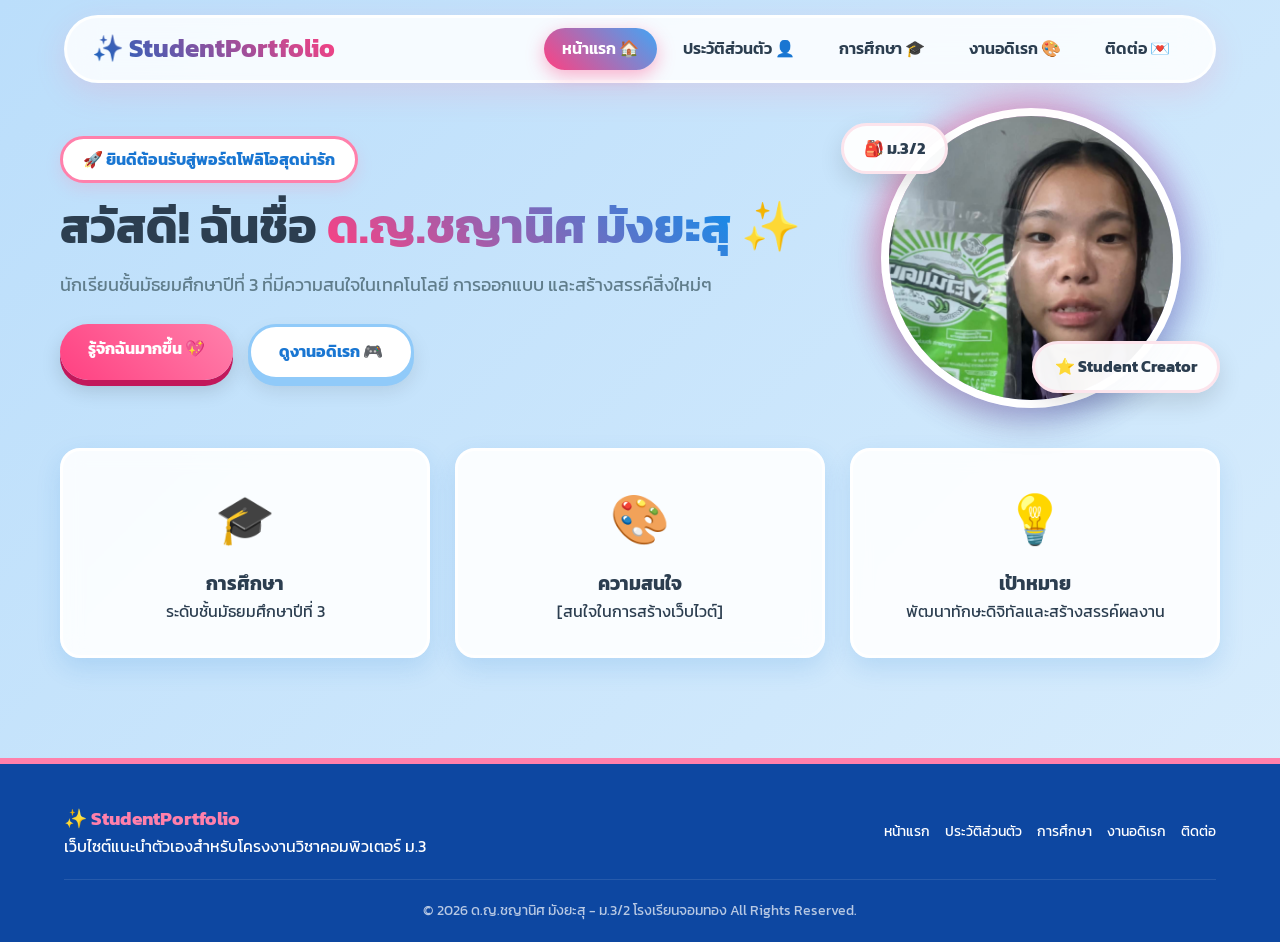
<file: index.html>
<!DOCTYPE html>
<html lang="th">
<head>
    <meta charset="UTF-8">
    <meta name="viewport" content="width=device-width, initial-scale=1.0">
    <title>หน้าแรก - Modern Cartoon Portfolio</title>
    <link rel="stylesheet" href="style.css">
    <link href="https://fonts.googleapis.com/css2?family=Kanit:wght@300;400;600;700&display=swap" rel="stylesheet">
</head>
<body>

    <header class="navbar-container">
        <nav class="navbar">
            <div class="logo">✨ StudentPortfolio</div>
            <ul class="nav-links">
                <li><a href="index.html" class="active">หน้าแรก 🏠</a></li>
                <li><a href="profile.html">ประวัติส่วนตัว 👤</a></li>
                <li><a href="education.html">การศึกษา 🎓</a></li>
                <li><a href="hobby.html">งานอดิเรก 🎨</a></li>
                <li><a href="contact.html">ติดต่อ 💌</a></li>
            </ul>
        </nav>
    </header>

    <main>
        <section class="hero-section">
            <div class="hero-content">
                <span class="badge">🚀 ยินดีต้อนรับสู่พอร์ตโฟลิโอสุดน่ารัก</span>
                <h1 class="hero-title">สวัสดี! ฉันชื่อ <span class="highlight">ด.ญ.ชญานิศ มังยะสุ</span> ✨</h1>
                <p class="hero-subtitle">นักเรียนชั้นมัธยมศึกษาปีที่ 3 ที่มีความสนใจในเทคโนโลยี การออกแบบ และสร้างสรรค์สิ่งใหม่ๆ</p>
                
                <div class="hero-buttons">
                    <a href="profile.html" class="btn btn-primary">รู้จักฉันมากขึ้น 💖</a>
                    <a href="hobby.html" class="btn btn-secondary">ดูงานอดิเรก 🎮</a>
                </div>
            </div>

            <div class="hero-image-container">
                <div class="profile-bg-circle"></div>
                <img src="images/image4.jpg" alt="รูปโปรไฟล์ของฉัน" class="hero-profile-img">
                <div class="floating-badge badge-1">🎒 ม.3/2</div>
                <div class="floating-badge badge-2">⭐ Student Creator</div>
            </div>
        </section>

        <section class="quick-highlights">
            <div class="highlight-card">
                <div class="card-icon">🎓</div>
                <h3>การศึกษา</h3>
                <p>ระดับชั้นมัธยมศึกษาปีที่ 3</p>
            </div>
            <div class="highlight-card">
                <div class="card-icon">🎨</div>
                <h3>ความสนใจ</h3>
                <p>[สนใจในการสร้างเว็บไวต์]</p>
            </div>
            <div class="highlight-card">
                <div class="card-icon">💡</div>
                <h3>เป้าหมาย</h3>
                <p>พัฒนาทักษะดิจิทัลและสร้างสรรค์ผลงาน</p>
            </div>
        </section>
    </main>

    <footer class="footer">
        <div class="footer-content">
            <div class="footer-brand">
                <h3>✨ StudentPortfolio</h3>
                <p>เว็บไซต์แนะนำตัวเองสำหรับโครงงานวิชาคอมพิวเตอร์ ม.3</p>
            </div>
            <div class="footer-links">
                <a href="index.html">หน้าแรก</a>
                <a href="profile.html">ประวัติส่วนตัว</a>
                <a href="education.html">การศึกษา</a>
                <a href="hobby.html">งานอดิเรก</a>
                <a href="contact.html">ติดต่อ</a>
            </div>
        </div>
        <div class="footer-bottom">
            <p>&copy; 2026 ด.ญ.ชญานิศ มังยะสุ - ม.3/2 โรงเรียนจอมทอง All Rights Reserved.</p>
        </div>
    </footer>

</body>
</html>
</file>
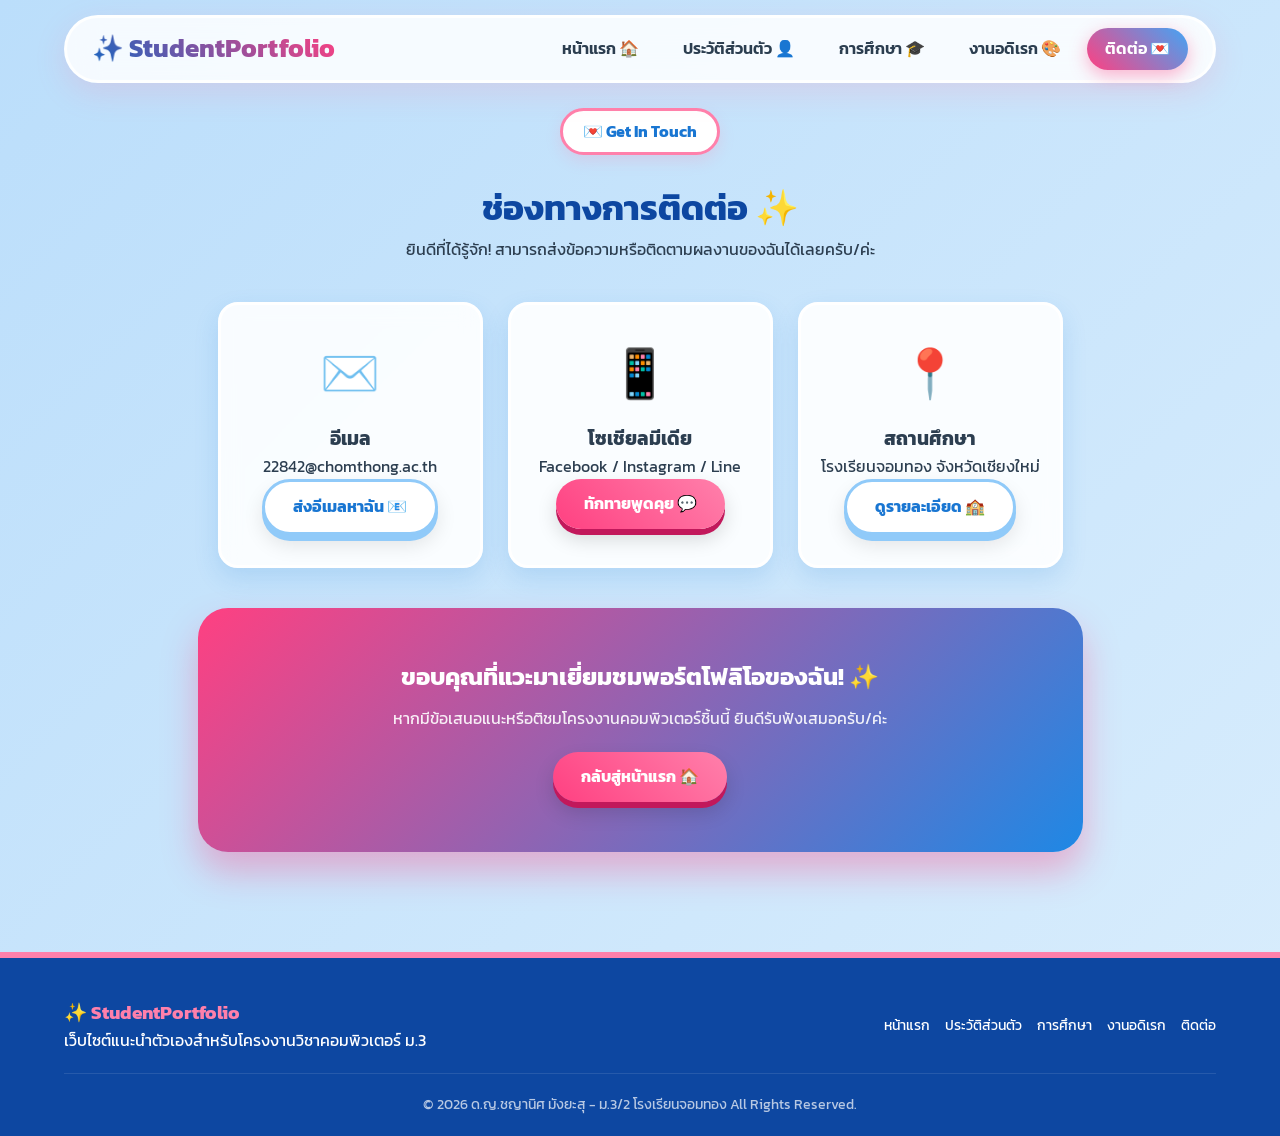
<file: contact.html>
<!DOCTYPE html>
<html lang="th">
<head>
    <meta charset="UTF-8">
    <meta name="viewport" content="width=device-width, initial-scale=1.0">
    <title>ติดต่อ - Modern Cartoon Portfolio</title>
    <link rel="stylesheet" href="style.css">
    <link href="https://fonts.googleapis.com/css2?family=Kanit:wght@300;400;600;700&display=swap" rel="stylesheet">
</head>
<body>

    <header class="navbar-container">
        <nav class="navbar">
            <div class="logo">✨ StudentPortfolio</div>
            <ul class="nav-links">
                <li><a href="index.html">หน้าแรก 🏠</a></li>
                <li><a href="profile.html">ประวัติส่วนตัว 👤</a></li>
                <li><a href="education.html">การศึกษา 🎓</a></li>
                <li><a href="hobby.html">งานอดิเรก 🎨</a></li>
                <li><a href="contact.html" class="active">ติดต่อ 💌</a></li>
            </ul>
        </nav>
    </header>

    <main class="page-container">
        <div class="page-header">
            <span class="badge">💌 Get In Touch</span>
            <h2>ช่องทางการติดต่อ ✨</h2>
            <p>ยินดีที่ได้รู้จัก! สามารถส่งข้อความหรือติดตามผลงานของฉันได้เลยครับ/ค่ะ</p>
        </div>

        <section class="contact-grid">
            <div class="contact-card">
                <div class="contact-icon">✉️</div>
                <h3>อีเมล</h3>
                <p>22842@chomthong.ac.th</p>
                <a href="mailto:student@example.com" class="btn btn-secondary">ส่งอีเมลหาฉัน 📧</a>
            </div>

            <div class="contact-card">
                <div class="contact-icon">📱</div>
                <h3>โซเชียลมีเดีย</h3>
                <p>Facebook / Instagram / Line</p>
                <a href="https://facebook.com" target="_blank" class="btn btn-primary">ทักทายพูดคุย 💬</a>
            </div>

            <div class="contact-card">
                <div class="contact-icon">📍</div>
                <h3>สถานศึกษา</h3>
                <p>โรงเรียนจอมทอง จังหวัดเชียงใหม่</p>
                <a href="profile.html" class="btn btn-secondary">ดูรายละเอียด 🏫</a>
            </div>
        </section>

        <section class="cta-section">
            <div class="cta-card">
                <h2>ขอบคุณที่แวะมาเยี่ยมชมพอร์ตโฟลิโอของฉัน! ✨</h2>
                <p>หากมีข้อเสนอแนะหรือติชมโครงงานคอมพิวเตอร์ชิ้นนี้ ยินดีรับฟังเสมอครับ/ค่ะ</p>
                <a href="index.html" class="btn btn-primary">กลับสู่หน้าแรก 🏠</a>
            </div>
        </section>
    </main>

    <footer class="footer">
        <div class="footer-content">
            <div class="footer-brand">
                <h3>✨ StudentPortfolio</h3>
                <p>เว็บไซต์แนะนำตัวเองสำหรับโครงงานวิชาคอมพิวเตอร์ ม.3</p>
            </div>
            <div class="footer-links">
                <a href="index.html">หน้าแรก</a>
                <a href="profile.html">ประวัติส่วนตัว</a>
                <a href="education.html">การศึกษา</a>
                <a href="hobby.html">งานอดิเรก</a>
                <a href="contact.html">ติดต่อ</a>
            </div>
        </div>
        <div class="footer-bottom">
            <p>&copy; 2026 ด.ญ.ชญานิศ มังยะสุ - ม.3/2 โรงเรียนจอมทอง All Rights Reserved.</p>
        </div>
    </footer>

</body>
</html>
</file>
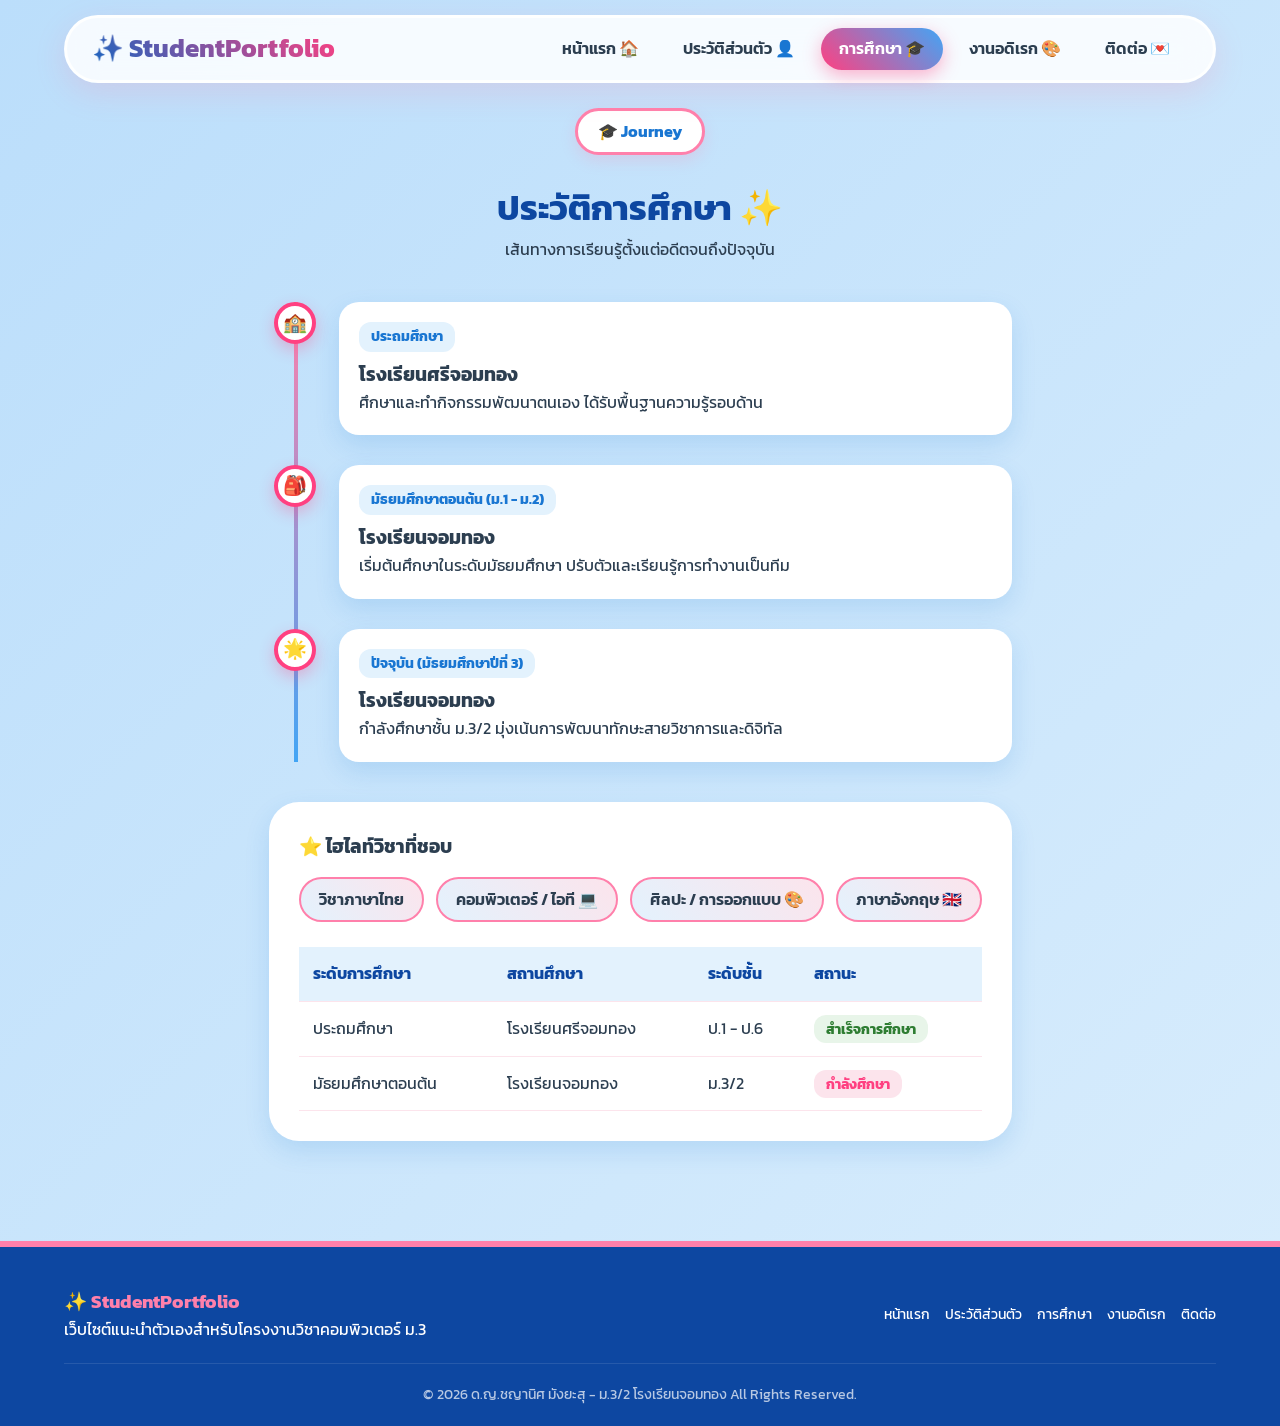
<file: education.html>
<!DOCTYPE html>
<html lang="th">
<head>
    <meta charset="UTF-8">
    <meta name="viewport" content="width=device-width, initial-scale=1.0">
    <title>การศึกษา - Modern Cartoon Portfolio</title>
    <link rel="stylesheet" href="style.css">
    <link href="https://fonts.googleapis.com/css2?family=Kanit:wght@300;400;600;700&display=swap" rel="stylesheet">
</head>
<body>

    <header class="navbar-container">
        <nav class="navbar">
            <div class="logo">✨ StudentPortfolio</div>
            <ul class="nav-links">
                <li><a href="index.html">หน้าแรก 🏠</a></li>
                <li><a href="profile.html">ประวัติส่วนตัว 👤</a></li>
                <li><a href="education.html" class="active">การศึกษา 🎓</a></li>
                <li><a href="hobby.html">งานอดิเรก 🎨</a></li>
                <li><a href="contact.html">ติดต่อ 💌</a></li>
            </ul>
        </nav>
    </header>

    <main class="page-container">
        <div class="page-header">
            <span class="badge">🎓 Journey</span>
            <h2>ประวัติการศึกษา ✨</h2>
            <p>เส้นทางการเรียนรู้ตั้งแต่อดีตจนถึงปัจจุบัน</p>
        </div>

        <section class="timeline-section">
            <div class="timeline">
                <div class="timeline-item">
                    <div class="timeline-dot">🏫</div>
                    <div class="timeline-content">
                        <span class="timeline-date">ประถมศึกษา</span>
                        <h3>โรงเรียนศรีจอมทอง</h3>
                        <p>ศึกษาและทำกิจกรรมพัฒนาตนเอง ได้รับพื้นฐานความรู้รอบด้าน</p>
                    </div>
                </div>

                <div class="timeline-item">
                    <div class="timeline-dot">🎒</div>
                    <div class="timeline-content">
                        <span class="timeline-date">มัธยมศึกษาตอนต้น (ม.1 - ม.2)</span>
                        <h3>โรงเรียนจอมทอง</h3>
                        <p>เริ่มต้นศึกษาในระดับมัธยมศึกษา ปรับตัวและเรียนรู้การทำงานเป็นทีม</p>
                    </div>
                </div>

                <div class="timeline-item active-timeline">
                    <div class="timeline-dot">🌟</div>
                    <div class="timeline-content">
                        <span class="timeline-date">ปัจจุบัน (มัธยมศึกษาปีที่ 3)</span>
                        <h3>โรงเรียนจอมทอง</h3>
                        <p>กำลังศึกษาชั้น ม.3/2 มุ่งเน้นการพัฒนาทักษะสายวิชาการและดิจิทัล</p>
                    </div>
                </div>
            </div>
        </section>

        <section class="edu-highlights">
            <h3>⭐ ไฮไลท์วิชาที่ชอบ</h3>
            <div class="subject-tags">
                <span class="tag">วิชาภาษาไทย</span>
                <span class="tag">คอมพิวเตอร์ / ไอที 💻</span>
                <span class="tag">ศิลปะ / การออกแบบ 🎨</span>
                <span class="tag">ภาษาอังกฤษ 🇬🇧</span>
            </div>

            <div class="edu-table-container">
                <table class="edu-table">
                    <thead>
                        <tr>
                            <th>ระดับการศึกษา</th>
                            <th>สถานศึกษา</th>
                            <th>ระดับชั้น</th>
                            <th>สถานะ</th>
                        </tr>
                    </thead>
                    <tbody>
                        <tr>
                            <td>ประถมศึกษา</td>
                            <td>โรงเรียนศรีจอมทอง</td>
                            <td>ป.1 - ป.6</td>
                            <td><span class="status-badge done">สำเร็จการศึกษา</span></td>
                        </tr>
                        <tr>
                            <td>มัธยมศึกษาตอนต้น</td>
                            <td>โรงเรียนจอมทอง</td>
                            <td>ม.3/2</td>
                            <td><span class="status-badge active">กำลังศึกษา</span></td>
                        </tr>
                    </tbody>
                </table>
            </div>
        </section>
    </main>

    <footer class="footer">
        <div class="footer-content">
            <div class="footer-brand">
                <h3>✨ StudentPortfolio</h3>
                <p>เว็บไซต์แนะนำตัวเองสำหรับโครงงานวิชาคอมพิวเตอร์ ม.3</p>
            </div>
            <div class="footer-links">
                <a href="index.html">หน้าแรก</a>
                <a href="profile.html">ประวัติส่วนตัว</a>
                <a href="education.html">การศึกษา</a>
                <a href="hobby.html">งานอดิเรก</a>
                <a href="contact.html">ติดต่อ</a>
            </div>
        </div>
        <div class="footer-bottom">
            <p>&copy; 2026 ด.ญ.ชญานิศ มังยะสุ - ม.3/2 โรงเรียนจอมทอง All Rights Reserved.</p>
        </div>
    </footer>

</body>
</html>
</file>
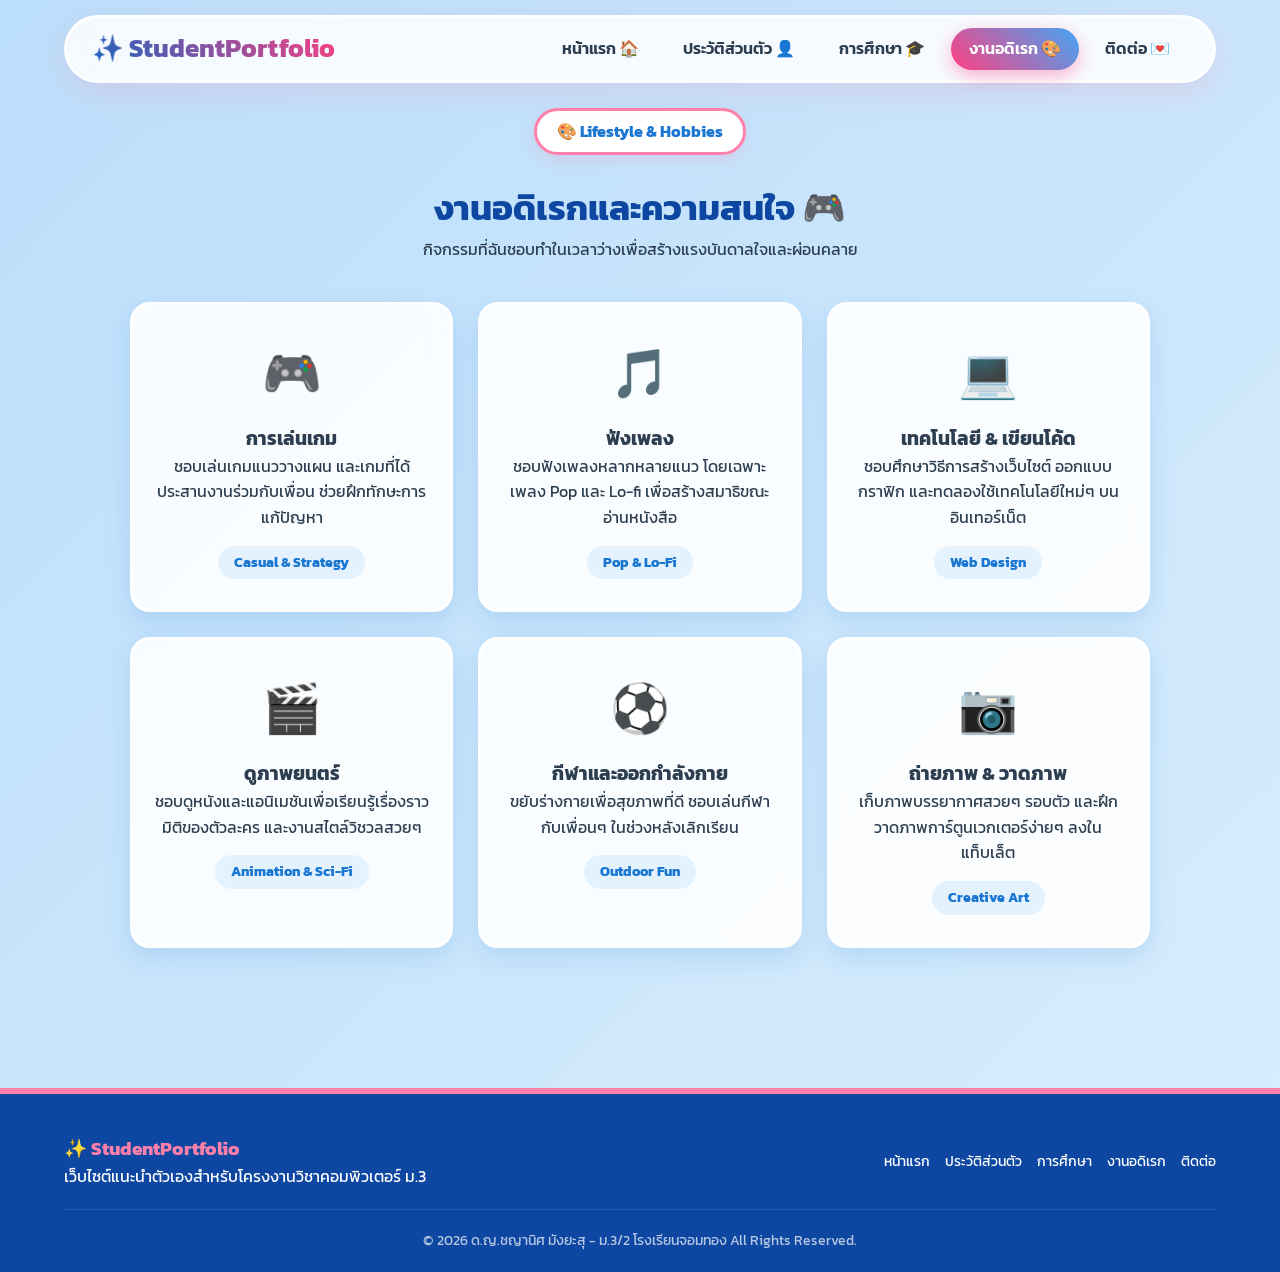
<file: hobby.html>
<!DOCTYPE html>
<html lang="th">
<head>
    <meta charset="UTF-8">
    <meta name="viewport" content="width=device-width, initial-scale=1.0">
    <title>งานอดิเรก - Modern Cartoon Portfolio</title>
    <link rel="stylesheet" href="style.css">
    <link href="https://fonts.googleapis.com/css2?family=Kanit:wght@300;400;600;700&display=swap" rel="stylesheet">
</head>
<body>

    <header class="navbar-container">
        <nav class="navbar">
            <div class="logo">✨ StudentPortfolio</div>
            <ul class="nav-links">
                <li><a href="index.html">หน้าแรก 🏠</a></li>
                <li><a href="profile.html">ประวัติส่วนตัว 👤</a></li>
                <li><a href="education.html">การศึกษา 🎓</a></li>
                <li><a href="hobby.html" class="active">งานอดิเรก 🎨</a></li>
                <li><a href="contact.html">ติดต่อ 💌</a></li>
            </ul>
        </nav>
    </header>

    <main class="page-container">
        <div class="page-header">
            <span class="badge">🎨 Lifestyle & Hobbies</span>
            <h2>งานอดิเรกและความสนใจ 🎮</h2>
            <p>กิจกรรมที่ฉันชอบทำในเวลาว่างเพื่อสร้างแรงบันดาลใจและผ่อนคลาย</p>
        </div>

        <section class="hobby-grid">
            <div class="hobby-card">
                <div class="hobby-icon">🎮</div>
                <h3>การเล่นเกม</h3>
                <p>ชอบเล่นเกมแนววางแผน และเกมที่ได้ประสานงานร่วมกับเพื่อน ช่วยฝึกทักษะการแก้ปัญหา</p>
                <span class="hobby-tag">Casual & Strategy</span>
            </div>

            <div class="hobby-card">
                <div class="hobby-icon">🎵</div>
                <h3>ฟังเพลง</h3>
                <p>ชอบฟังเพลงหลากหลายแนว โดยเฉพาะเพลง Pop และ Lo-fi เพื่อสร้างสมาธิขณะอ่านหนังสือ</p>
                <span class="hobby-tag">Pop & Lo-Fi</span>
            </div>

            <div class="hobby-card">
                <div class="hobby-icon">💻</div>
                <h3>เทคโนโลยี & เขียนโค้ด</h3>
                <p>ชอบศึกษาวิธีการสร้างเว็บไซต์ ออกแบบกราฟิก และทดลองใช้เทคโนโลยีใหม่ๆ บนอินเทอร์เน็ต</p>
                <span class="hobby-tag">Web Design</span>
            </div>

            <div class="hobby-card">
                <div class="hobby-icon">🎬</div>
                <h3>ดูภาพยนตร์</h3>
                <p>ชอบดูหนังและแอนิเมชันเพื่อเรียนรู้เรื่องราว มิติของตัวละคร และงานสไตล์วิชวลสวยๆ</p>
                <span class="hobby-tag">Animation & Sci-Fi</span>
            </div>

            <div class="hobby-card">
                <div class="hobby-icon">⚽</div>
                <h3>กีฬาและออกกำลังกาย</h3>
                <p>ขยับร่างกายเพื่อสุขภาพที่ดี ชอบเล่นกีฬากับเพื่อนๆ ในช่วงหลังเลิกเรียน</p>
                <span class="hobby-tag">Outdoor Fun</span>
            </div>

            <div class="hobby-card">
                <div class="hobby-icon">📷</div>
                <h3>ถ่ายภาพ & วาดภาพ</h3>
                <p>เก็บภาพบรรยากาศสวยๆ รอบตัว และฝึกวาดภาพการ์ตูนเวกเตอร์ง่ายๆ ลงในแท็บเล็ต</p>
                <span class="hobby-tag">Creative Art</span>
            </div>
        </section>
    </main>

    <footer class="footer">
        <div class="footer-content">
            <div class="footer-brand">
                <h3>✨ StudentPortfolio</h3>
                <p>เว็บไซต์แนะนำตัวเองสำหรับโครงงานวิชาคอมพิวเตอร์ ม.3</p>
            </div>
            <div class="footer-links">
                <a href="index.html">หน้าแรก</a>
                <a href="profile.html">ประวัติส่วนตัว</a>
                <a href="education.html">การศึกษา</a>
                <a href="hobby.html">งานอดิเรก</a>
                <a href="contact.html">ติดต่อ</a>
            </div>
        </div>
        <div class="footer-bottom">
            <p>&copy; 2026 ด.ญ.ชญานิศ มังยะสุ - ม.3/2 โรงเรียนจอมทอง All Rights Reserved.</p>
        </div>
    </footer>

</body>
</html>
</file>
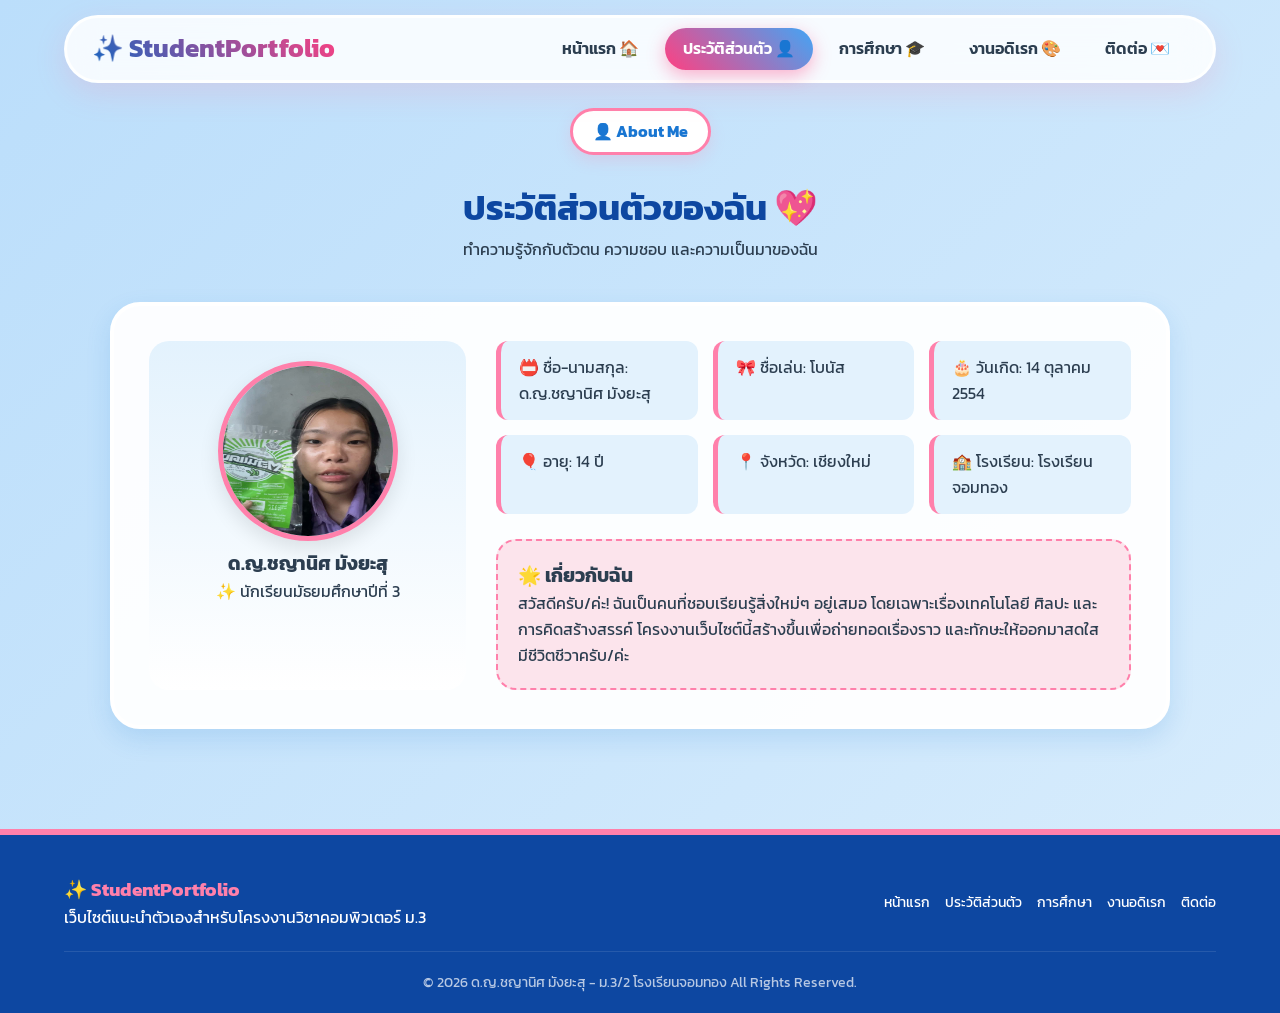
<file: profile.html>
<!DOCTYPE html>
<html lang="th">
<head>
    <meta charset="UTF-8">
    <meta name="viewport" content="width=device-width, initial-scale=1.0">
    <title>ประวัติส่วนตัว - Modern Cartoon Portfolio</title>
    <link rel="stylesheet" href="style.css">
    <link href="https://fonts.googleapis.com/css2?family=Kanit:wght@300;400;600;700&display=swap" rel="stylesheet">
</head>
<body>

    <header class="navbar-container">
        <nav class="navbar">
            <div class="logo">✨ StudentPortfolio</div>
            <ul class="nav-links">
                <li><a href="index.html">หน้าแรก 🏠</a></li>
                <li><a href="profile.html" class="active">ประวัติส่วนตัว 👤</a></li>
                <li><a href="education.html">การศึกษา 🎓</a></li>
                <li><a href="hobby.html">งานอดิเรก 🎨</a></li>
                <li><a href="contact.html">ติดต่อ 💌</a></li>
            </ul>
        </nav>
    </header>

    <main class="page-container">
        <div class="page-header">
            <span class="badge">👤 About Me</span>
            <h2>ประวัติส่วนตัวของฉัน 💖</h2>
            <p>ทำความรู้จักกับตัวตน ความชอบ และความเป็นมาของฉัน</p>
        </div>

        <section class="profile-portfolio-grid">
            <div class="profile-card-left">
                <div class="profile-avatar-wrapper">
                    <img src="images/image4.jpg" alt="รูปโปรไฟล์" class="profile-avatar">
                </div>
                <h3 class="profile-name">ด.ญ.ชญานิศ มังยะสุ</h3>
                <span class="profile-status">✨ นักเรียนมัธยมศึกษาปีที่ 3</span>
            </div>

            <div class="profile-info-right">
                <div class="info-card-group">
                    <div class="info-item">
                        <span class="info-label">📛 ชื่อ-นามสกุล:</span>
                        <span class="info-value">ด.ญ.ชญานิศ มังยะสุ</span>
                    </div>
                    <div class="info-item">
                        <span class="info-label">🎀 ชื่อเล่น:</span>
                        <span class="info-value">โบนัส</span>
                    </div>
                    <div class="info-item">
                        <span class="info-label">🎂 วันเกิด:</span>
                        <span class="info-value">14 ตุลาคม 2554</span>
                    </div>
                    <div class="info-item">
                        <span class="info-label">🎈 อายุ:</span>
                        <span class="info-value">14 ปี</span>
                    </div>
                    <div class="info-item">
                        <span class="info-label">📍 จังหวัด:</span>
                        <span class="info-value">เชียงใหม่</span>
                    </div>
                    <div class="info-item">
                        <span class="info-label">🏫 โรงเรียน:</span>
                        <span class="info-value">โรงเรียนจอมทอง</span>
                    </div>
                </div>

                <div class="about-me-box">
                    <h3>🌟 เกี่ยวกับฉัน</h3>
                    <p>สวัสดีครับ/ค่ะ! ฉันเป็นคนที่ชอบเรียนรู้สิ่งใหม่ๆ อยู่เสมอ โดยเฉพาะเรื่องเทคโนโลยี ศิลปะ และการคิดสร้างสรรค์ โครงงานเว็บไซต์นี้สร้างขึ้นเพื่อถ่ายทอดเรื่องราว และทักษะให้ออกมาสดใสมีชีวิตชีวาครับ/ค่ะ</p>
                </div>
            </div>
        </section>
    </main>

    <footer class="footer">
        <div class="footer-content">
            <div class="footer-brand">
                <h3>✨ StudentPortfolio</h3>
                <p>เว็บไซต์แนะนำตัวเองสำหรับโครงงานวิชาคอมพิวเตอร์ ม.3</p>
            </div>
            <div class="footer-links">
                <a href="index.html">หน้าแรก</a>
                <a href="profile.html">ประวัติส่วนตัว</a>
                <a href="education.html">การศึกษา</a>
                <a href="hobby.html">งานอดิเรก</a>
                <a href="contact.html">ติดต่อ</a>
            </div>
        </div>
        <div class="footer-bottom">
            <p>&copy; 2026 ด.ญ.ชญานิศ มังยะสุ - ม.3/2 โรงเรียนจอมทอง All Rights Reserved.</p>
        </div>
    </footer>

</body>
</html>
</file>
<file: style.css>
/* ==========================================
   CARTOON & SUPER-EFFECTS CSS (ชมพู-ฟ้า ม.3)
   ========================================== */
@import url('https://fonts.googleapis.com/css2?family=Kanit:wght@300;400;600;700&display=swap');

:root {
    --primary-blue: #1976D2;
    --light-blue: #42A5F5;
    --soft-blue: #E3F2FD;
    --deep-blue: #0D47A1;
    --pink-accent: #FF80AB;
    --pink-light: #FCE4EC;
    --pink-hover: #FF4081;
    --white: #FFFFFF;
    --text-color: #2C3E50;
    --text-muted: #607D8B;
    --card-shadow: 0 10px 25px rgba(25, 118, 210, 0.15);
    --hover-shadow: 0 20px 35px rgba(255, 64, 129, 0.35);
    --border-radius-lg: 30px;
    --border-radius-md: 20px;
    --border-radius-sm: 12px;
    --transition: all 0.4s cubic-bezier(0.175, 0.885, 0.32, 1.275);
}

* {
    margin: 0;
    padding: 0;
    box-sizing: border-box;
}

/* 🌟 Background เปลี่ยนสีเคลื่อนไหวช้าๆ */
body {
    font-family: 'Kanit', sans-serif;
    background: linear-gradient(-45deg, #FFC1E3, #FCE4EC, #E3F2FD, #BBDEFB);
    background-size: 400% 400%;
    animation: gradientBG 10s ease infinite;
    color: var(--text-color);
    line-height: 1.6;
    min-height: 100vh;
    display: flex;
    flex-direction: column;
    overflow-x: hidden;
}

@keyframes gradientBG {
    0% { background-position: 0% 50%; }
    50% { background-position: 100% 50%; }
    100% { background-position: 0% 50%; }
}

main {
    flex: 1;
}

/* ==========================================
   NAVIGATION BAR
   ========================================== */
.navbar-container {
    position: sticky;
    top: 15px;
    z-index: 1000;
    width: 90%;
    max-width: 1200px;
    margin: 0 auto;
    background: rgba(255, 255, 255, 0.85);
    backdrop-filter: blur(16px);
    border: 3px solid rgba(255, 255, 255, 0.9);
    border-radius: 50px;
    box-shadow: 0 10px 30px rgba(255, 128, 171, 0.2);
    transition: var(--transition);
}

.navbar {
    display: flex;
    justify-content: space-between;
    align-items: center;
    padding: 10px 25px;
}

.logo {
    font-size: 1.6rem;
    font-weight: 700;
    background: linear-gradient(45deg, #1565C0, #FF4081);
    -webkit-background-clip: text;
    -webkit-text-fill-color: transparent;
    display: inline-block;
    animation: logoWobble 3s ease-in-out infinite;
}

@keyframes logoWobble {
    0%, 100% { transform: rotate(0deg) scale(1); }
    25% { transform: rotate(-3deg) scale(1.05); }
    75% { transform: rotate(3deg) scale(1.05); }
}

.nav-links {
    display: flex;
    list-style: none;
    gap: 8px;
}

.nav-links a {
    text-decoration: none;
    color: var(--text-color);
    font-weight: 600;
    padding: 8px 18px;
    border-radius: 30px;
    transition: var(--transition);
    display: inline-block;
}

.nav-links a:hover {
    transform: translateY(-4px) scale(1.08);
    color: var(--pink-hover);
    background: rgba(255, 255, 255, 0.95);
    box-shadow: 0 5px 15px rgba(255, 64, 129, 0.25);
}

.nav-links a.active {
    background: linear-gradient(45deg, #FF4081, #42A5F5);
    color: var(--white);
    box-shadow: 0 6px 18px rgba(255, 64, 129, 0.4);
}

/* ==========================================
   HERO SECTION
   ========================================== */
.hero-section {
    display: flex;
    align-items: center;
    justify-content: space-between;
    max-width: 1200px;
    margin: 40px auto;
    padding: 0 20px;
    gap: 40px;
}

.badge {
    display: inline-block;
    padding: 8px 20px;
    background: var(--white);
    color: var(--primary-blue);
    border: 3px solid var(--pink-accent);
    border-radius: 50px;
    font-weight: 700;
    margin-bottom: 15px;
    box-shadow: 0 6px 15px rgba(255, 128, 171, 0.2);
    animation: floatBadge 3s infinite ease-in-out;
}

@keyframes floatBadge {
    0%, 100% { transform: translateY(0); }
    50% { transform: translateY(-6px); }
}

.hero-title {
    font-size: 3rem;
    line-height: 1.2;
    margin-bottom: 15px;
}

.hero-title .highlight {
    background: linear-gradient(45deg, #FF4081, #1E88E5, #FF80AB);
    background-size: 200% auto;
    -webkit-background-clip: text;
    -webkit-text-fill-color: transparent;
    animation: shineText 3s linear infinite;
}

@keyframes shineText {
    to { background-position: 200% center; }
}

.hero-subtitle {
    font-size: 1.1rem;
    color: var(--text-muted);
    margin-bottom: 25px;
}

.hero-buttons {
    display: flex;
    gap: 15px;
}

/* ปุ่มกดสไตล์การ์ตูนแบบเด้งได้ 3D */
.btn {
    display: inline-block;
    padding: 12px 28px;
    border-radius: 50px;
    text-decoration: none;
    font-weight: 700;
    transition: var(--transition);
    cursor: pointer;
    position: relative;
    top: 0;
    border: none;
}

.btn-primary {
    background: linear-gradient(45deg, #FF4081, #FF80AB);
    color: var(--white);
    box-shadow: 0 6px 0 #C2185B, 0 10px 20px rgba(0,0,0,0.15);
}

.btn-primary:hover {
    top: -4px;
    box-shadow: 0 10px 0 #C2185B, 0 16px 25px rgba(255, 64, 129, 0.4);
}

.btn-primary:active {
    top: 4px;
    box-shadow: 0 2px 0 #C2185B;
}

.btn-secondary {
    background: var(--white);
    color: var(--primary-blue);
    border: 3px solid #90CAF9;
    box-shadow: 0 6px 0 #90CAF9, 0 10px 20px rgba(0,0,0,0.1);
}

.btn-secondary:hover {
    top: -4px;
    background: var(--soft-blue);
    box-shadow: 0 10px 0 #64B5F6, 0 16px 25px rgba(66, 165, 245, 0.3);
}

.btn-secondary:active {
    top: 4px;
    box-shadow: 0 2px 0 #64B5F6;
}

/* Profile Aura Image */
.hero-image-container {
    position: relative;
    flex: 1;
    display: flex;
    justify-content: center;
    align-items: center;
}

.profile-bg-circle {
    position: absolute;
    width: 320px;
    height: 320px;
    background: linear-gradient(135deg, #FF80AB, #82B1FF);
    border-radius: 50%;
    z-index: 1;
    filter: blur(15px);
    opacity: 0.8;
    animation: morphShape 8s ease-in-out infinite;
}

@keyframes morphShape {
    0%, 100% { border-radius: 50%; transform: scale(1); }
    50% { border-radius: 40% 60% 60% 40% / 50% 30% 70% 50%; transform: scale(1.08); }
}

.hero-profile-img {
    position: relative;
    z-index: 2;
    width: 300px;
    height: 300px;
    object-fit: cover;
    border-radius: 50%;
    border: 8px solid var(--white);
    box-shadow: 0 15px 35px rgba(0,0,0,0.15);
    transition: var(--transition);
}

.hero-profile-img:hover {
    transform: scale(1.08) rotate(3deg);
    border-color: #FF80AB;
}

.floating-badge {
    position: absolute;
    z-index: 3;
    background: rgba(255, 255, 255, 0.95);
    padding: 10px 20px;
    border-radius: 30px;
    font-weight: 700;
    box-shadow: 0 10px 25px rgba(0,0,0,0.12);
    border: 3px solid var(--pink-light);
    animation: cartoonBounce 2.5s infinite ease-in-out;
}

.badge-1 { top: 5%; left: 0%; }
.badge-2 { bottom: 5%; right: 0%; animation-delay: 1.2s; }

@keyframes cartoonBounce {
    0%, 100% { transform: translateY(0); }
    50% { transform: translateY(-12px); }
}

/* ==========================================
   CARDS WITH 3D HOVER
   ========================================== */
.quick-highlights, .hobby-grid, .contact-grid {
    display: grid;
    grid-template-columns: repeat(auto-fit, minmax(260px, 1fr));
    gap: 25px;
    max-width: 1200px;
    margin: 40px auto;
    padding: 0 20px;
}

.highlight-card, .hobby-card, .contact-card {
    background: rgba(255, 255, 255, 0.9);
    backdrop-filter: blur(10px);
    padding: 30px 20px;
    border-radius: var(--border-radius-md);
    box-shadow: var(--card-shadow);
    text-align: center;
    border: 3px solid var(--white);
    transition: var(--transition);
    position: relative;
    overflow: hidden;
}

.highlight-card:hover, .hobby-card:hover, .contact-card:hover {
    transform: translateY(-10px) rotate(1.5deg) scale(1.02);
    border-color: #FF80AB;
    box-shadow: var(--hover-shadow);
    background: var(--white);
}

.card-icon, .hobby-icon, .contact-icon {
    font-size: 3rem;
    margin-bottom: 12px;
    display: inline-block;
    animation: iconPulse 2s infinite ease-in-out;
}

@keyframes iconPulse {
    0%, 100% { transform: scale(1); }
    50% { transform: scale(1.15) rotate(-5deg); }
}

.hobby-tag {
    display: inline-block;
    margin-top: 15px;
    font-size: 0.85rem;
    background: var(--soft-blue);
    color: var(--primary-blue);
    padding: 6px 16px;
    border-radius: 20px;
    font-weight: 700;
}

/* ==========================================
   PROFILE PAGE & TIMELINE
   ========================================== */
.page-container {
    max-width: 1100px;
    margin: 40px auto;
    padding: 0 20px;
}

.page-header {
    text-align: center;
    margin-bottom: 40px;
}

.page-header h2 {
    font-size: 2.2rem;
    color: var(--deep-blue);
    margin-top: 10px;
}

.profile-portfolio-grid {
    display: grid;
    grid-template-columns: 1fr 2fr;
    gap: 30px;
    background: rgba(255, 255, 255, 0.95);
    padding: 35px;
    border-radius: var(--border-radius-lg);
    box-shadow: var(--card-shadow);
    border: 4px solid var(--white);
}

.profile-card-left {
    text-align: center;
    padding: 20px;
    background: linear-gradient(180deg, var(--soft-blue), var(--white));
    border-radius: var(--border-radius-md);
}

.profile-avatar {
    width: 180px;
    height: 180px;
    border-radius: 50%;
    border: 5px solid var(--pink-accent);
    box-shadow: 0 8px 20px rgba(0,0,0,0.1);
}

.info-card-group {
    display: grid;
    grid-template-columns: repeat(auto-fit, minmax(200px, 1fr));
    gap: 15px;
    margin-bottom: 25px;
}

.info-item {
    background: var(--soft-blue);
    padding: 14px 18px;
    border-radius: var(--border-radius-sm);
    border-left: 5px solid #FF80AB;
    transition: var(--transition);
}

.info-item:hover {
    transform: translateX(8px);
    background: var(--pink-light);
}

.about-me-box {
    background: var(--pink-light);
    padding: 20px;
    border-radius: var(--border-radius-md);
    border: 2px dashed var(--pink-accent);
}

/* Timeline */
.timeline-section {
    margin-bottom: 40px;
}

.timeline {
    position: relative;
    max-width: 800px;
    margin: 0 auto;
}

.timeline::before {
    content: '';
    position: absolute;
    top: 0;
    bottom: 0;
    left: 25px;
    width: 4px;
    background: linear-gradient(180deg, var(--pink-accent), var(--light-blue));
}

.timeline-item {
    position: relative;
    padding-left: 70px;
    margin-bottom: 30px;
}

.timeline-dot {
    position: absolute;
    left: 5px;
    top: 0;
    width: 42px;
    height: 42px;
    background: var(--white);
    border: 4px solid #FF4081;
    border-radius: 50%;
    display: flex;
    align-items: center;
    justify-content: center;
    font-size: 1.2rem;
    z-index: 2;
    box-shadow: 0 6px 15px rgba(255, 64, 129, 0.3);
}

.timeline-content {
    background: var(--white);
    padding: 20px;
    border-radius: var(--border-radius-md);
    box-shadow: var(--card-shadow);
}

.timeline-date {
    display: inline-block;
    padding: 4px 12px;
    background: var(--soft-blue);
    color: var(--primary-blue);
    border-radius: 12px;
    font-size: 0.85rem;
    font-weight: 700;
    margin-bottom: 8px;
}

.edu-highlights {
    background: var(--white);
    padding: 30px;
    border-radius: var(--border-radius-lg);
    box-shadow: var(--card-shadow);
}

.subject-tags {
    display: flex;
    flex-wrap: wrap;
    gap: 12px;
    margin: 15px 0 25px 0;
}

.tag {
    background: linear-gradient(45deg, #E3F2FD, #FCE4EC);
    padding: 8px 18px;
    border-radius: 30px;
    font-weight: 600;
    border: 2px solid #FF80AB;
    transition: var(--transition);
}

.tag:hover {
    transform: scale(1.1) rotate(-3deg);
    background: #FF4081;
    color: var(--white);
}

.edu-table {
    width: 100%;
    border-collapse: collapse;
}

.edu-table th, .edu-table td {
    padding: 14px;
    text-align: left;
}

.edu-table th {
    background: var(--soft-blue);
    color: var(--deep-blue);
}

.edu-table tr {
    border-bottom: 1px solid var(--pink-light);
}

.status-badge {
    padding: 4px 12px;
    border-radius: 12px;
    font-size: 0.85rem;
    font-weight: 700;
}

.status-badge.done { background: #E8F5E9; color: #2E7D32; }
.status-badge.active { background: var(--pink-light); color: var(--pink-hover); }

/* ==========================================
   CTA & FOOTER
   ========================================== */
.cta-card {
    background: linear-gradient(135deg, #FF4081, #1E88E5);
    color: var(--white);
    padding: 50px 20px;
    border-radius: var(--border-radius-lg);
    text-align: center;
    box-shadow: var(--hover-shadow);
}

.cta-card h2 { margin-bottom: 10px; }
.cta-card p { margin-bottom: 20px; opacity: 0.9; }

.footer {
    background: #0D47A1;
    color: var(--white);
    padding: 40px 5% 20px 5%;
    margin-top: 60px;
    border-top: 6px solid #FF80AB;
}

.footer-content {
    max-width: 1200px;
    margin: 0 auto;
    display: flex;
    justify-content: space-between;
    align-items: center;
    flex-wrap: wrap;
    gap: 20px;
    padding-bottom: 20px;
    border-bottom: 1px solid rgba(255,255,255,0.1);
}

.footer-brand h3 { color: var(--pink-accent); }
.footer-links { display: flex; gap: 15px; }
.footer-links a { color: var(--white); text-decoration: none; font-size: 0.9rem; }
.footer-links a:hover { color: var(--pink-accent); }
.footer-bottom { text-align: center; padding-top: 20px; font-size: 0.85rem; opacity: 0.7; }

/* ==========================================
   RESPONSIVE (MOBILE)
   ========================================== */
@media (max-width: 768px) {
    .navbar-container { width: 95%; border-radius: 25px; }
    .navbar { flex-direction: column; gap: 10px; }
    .hero-section { flex-direction: column-reverse; text-align: center; }
    .hero-buttons { justify-content: center; flex-wrap: wrap; }
    .profile-portfolio-grid { grid-template-columns: 1fr; }
}
</file>
